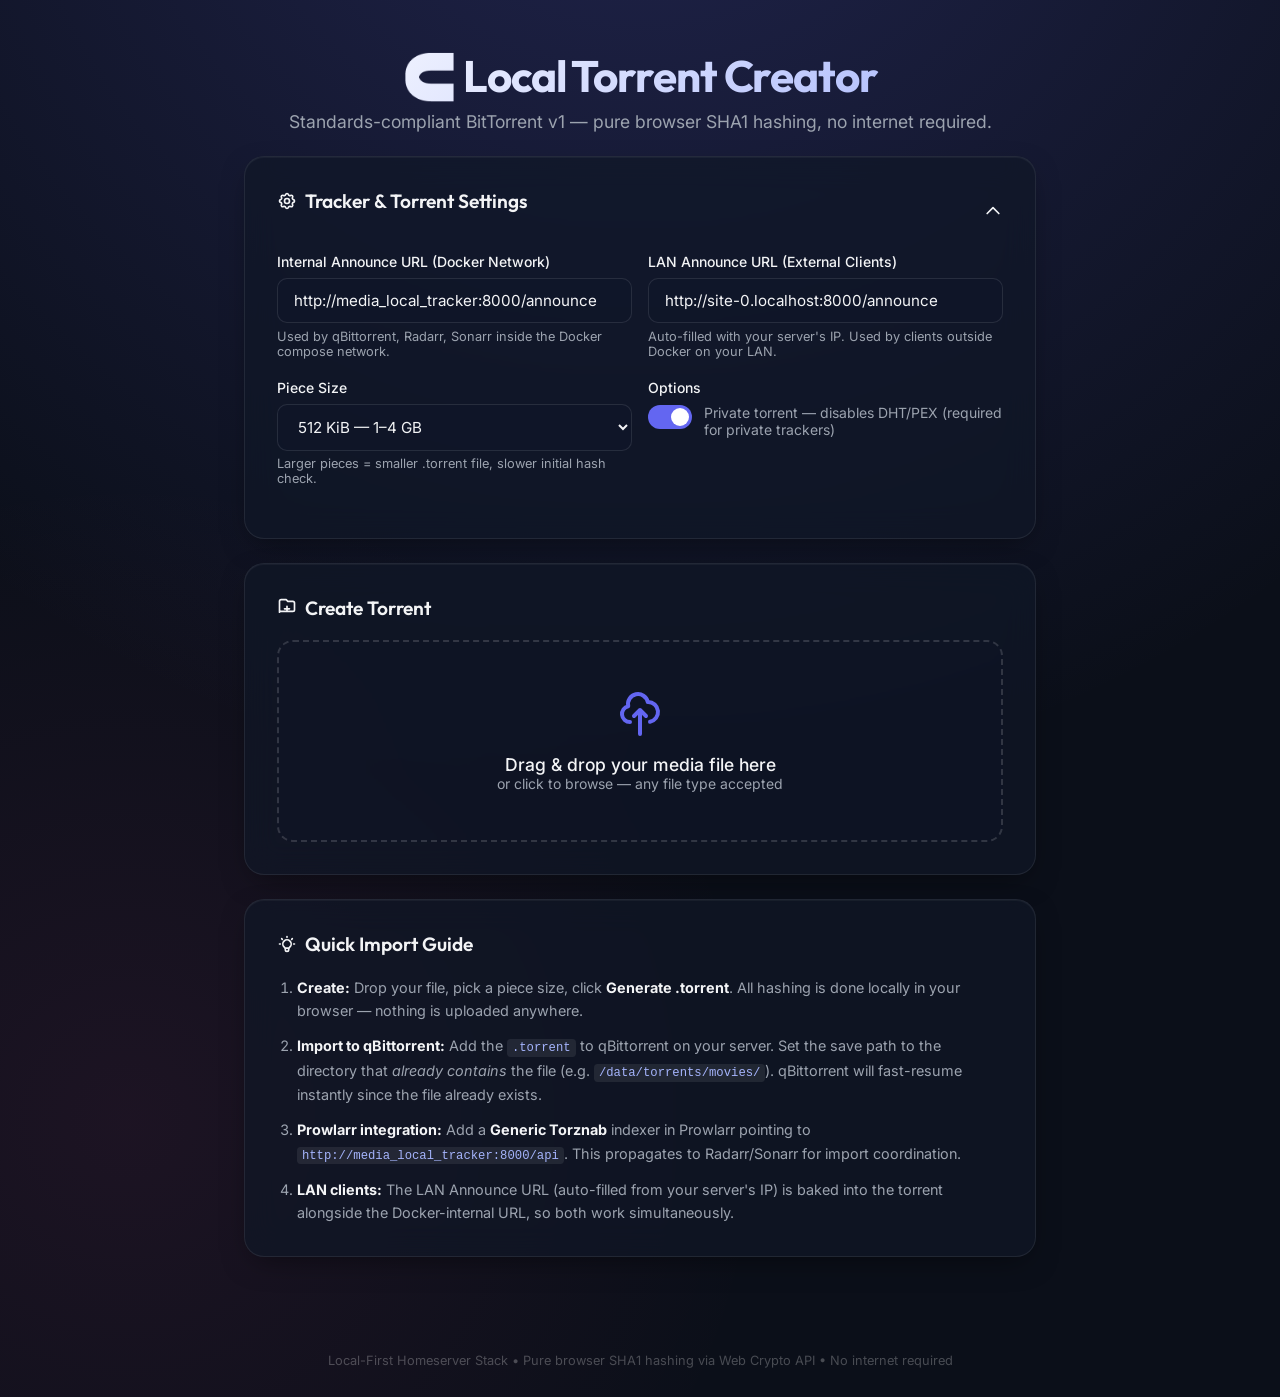
<file: appdata/torrent-generator/index.html>
<!DOCTYPE html>
<html lang="en">
<head>
  <meta charset="UTF-8">
  <meta name="viewport" content="width=device-width, initial-scale=1.0">
  <title>Local Torrent Creator</title>
  <link rel="preconnect" href="https://fonts.googleapis.com">
  <link rel="preconnect" href="https://fonts.gstatic.com" crossorigin>
  <link href="https://fonts.googleapis.com/css2?family=Inter:wght@300;400;500;600;700&family=Outfit:wght@400;500;600;700&display=swap" rel="stylesheet">
  <style>
    :root {
      --bg: #0b0f19; --card: rgba(17,24,39,0.7); --border: rgba(255,255,255,0.08);
      --text: #f3f4f6; --muted: #9ca3af;
      --p: #6366f1; --p2: #4f46e5; --s: #ec4899; --ok: #10b981;
      --head: 'Outfit','Inter',sans-serif; --body: 'Inter',sans-serif;
    }
    *{box-sizing:border-box;margin:0;padding:0}
    body{background:var(--bg);color:var(--text);font-family:var(--body);min-height:100vh;
      display:flex;flex-direction:column;align-items:center;overflow-x:hidden;
      background-image:radial-gradient(circle at 50% -20%,rgba(99,102,241,.25) 0%,transparent 60%),
        radial-gradient(circle at 10% 80%,rgba(236,72,153,.08) 0%,transparent 40%)}
    header{width:100%;max-width:840px;padding:3rem 1.5rem 1.5rem;text-align:center}
    h1{font-family:var(--head);font-size:2.75rem;font-weight:700;
      background:linear-gradient(135deg,#fff 0%,#a5b4fc 100%);
      -webkit-background-clip:text;-webkit-text-fill-color:transparent;
      margin-bottom:.5rem;letter-spacing:-.025em}
    p.subtitle{color:var(--muted);font-size:1.1rem}
    main{width:100%;max-width:840px;padding:0 1.5rem 4rem;display:flex;flex-direction:column;gap:1.5rem}
    .card{background:var(--card);border:1px solid var(--border);backdrop-filter:blur(16px);
      -webkit-backdrop-filter:blur(16px);border-radius:1.25rem;padding:2rem;
      box-shadow:0 10px 30px -10px rgba(0,0,0,.5),inset 0 1px 1px rgba(255,255,255,.05);
      transition:all .3s cubic-bezier(.4,0,.2,1)}
    .card:hover{box-shadow:0 15px 40px -10px rgba(0,0,0,.6),0 0 25px rgba(99,102,241,.15);
      border-color:rgba(99,102,241,.2)}
    h2{font-family:var(--head);font-size:1.2rem;font-weight:600;margin-bottom:1.25rem;
      display:flex;align-items:center;gap:.5rem}
    .form-group{margin-bottom:1.25rem}
    .form-row{display:grid;grid-template-columns:1fr 1fr;gap:1rem}
    label{display:block;font-size:.875rem;font-weight:500;margin-bottom:.5rem}
    input[type="text"],select{width:100%;background:rgba(15,23,42,.6);border:1px solid rgba(255,255,255,.1);
      color:var(--text);padding:.75rem 1rem;border-radius:.625rem;font-family:var(--body);
      font-size:.95rem;transition:all .2s}
    input[type="text"]:focus,select:focus{outline:none;border-color:var(--p);
      box-shadow:0 0 0 2px rgba(99,102,241,.2);background:rgba(15,23,42,.8)}
    select option{background:#0f172a}
    .help-text{font-size:.8rem;color:var(--muted);margin-top:.35rem}
    .toggle-row{display:flex;align-items:center;gap:.75rem;margin-top:.25rem}
    .toggle{position:relative;width:44px;height:24px;flex-shrink:0}
    .toggle input{opacity:0;width:0;height:0}
    .toggle-slider{position:absolute;inset:0;background:rgba(255,255,255,.1);border-radius:24px;
      cursor:pointer;transition:background .2s}
    .toggle-slider::before{content:'';position:absolute;height:18px;width:18px;left:3px;bottom:3px;
      background:#fff;border-radius:50%;transition:transform .2s}
    .toggle input:checked+.toggle-slider{background:var(--p)}
    .toggle input:checked+.toggle-slider::before{transform:translateX(20px)}
    .toggle-label{font-size:.875rem;color:var(--muted)}
    .dropzone{border:2px dashed rgba(255,255,255,.15);border-radius:1rem;padding:3rem 2rem;
      text-align:center;cursor:pointer;background:rgba(15,23,42,.2);transition:all .3s;
      display:flex;flex-direction:column;align-items:center;gap:1rem}
    .dropzone.dragover{border-color:var(--p);background:rgba(99,102,241,.05)}
    .dropzone svg{width:48px;height:48px;color:var(--p);transition:transform .3s}
    .dropzone:hover svg{transform:translateY(-5px)}
    .dropzone p.mt{font-size:1.1rem;font-weight:500}
    .dropzone p.st{font-size:.875rem;color:var(--muted)}
    #file-input{display:none}
    .file-strip{display:flex;align-items:center;justify-content:space-between;
      background:rgba(15,23,42,.5);border:1px solid rgba(255,255,255,.08);
      border-radius:.75rem;padding:1rem 1.25rem;margin-bottom:1.25rem}
    .file-strip-l{display:flex;align-items:center;gap:.75rem}
    .file-strip-l svg{width:32px;height:32px;color:var(--p);flex-shrink:0}
    .fname{font-weight:500;font-size:.95rem;word-break:break-all}
    .fsize{font-size:.8rem;color:var(--muted);margin-top:.15rem}
    .btn-rm{background:rgba(239,68,68,.15);border:1px solid rgba(239,68,68,.25);color:#f87171;
      border-radius:.5rem;padding:.5rem;cursor:pointer;flex-shrink:0;transition:all .2s}
    .btn-rm:hover{background:rgba(239,68,68,.25)}
    .progress-wrap{background:rgba(255,255,255,.06);border-radius:999px;height:6px;overflow:hidden;margin-bottom:.5rem}
    .progress-bar{height:100%;background:linear-gradient(90deg,var(--p),var(--s));border-radius:999px;width:0%;transition:width .1s}
    .progress-label{font-size:.8rem;color:var(--muted);text-align:center}
    .btn-gen{width:100%;padding:.875rem 1.5rem;background:linear-gradient(135deg,var(--p),var(--s));
      border:none;border-radius:.75rem;color:#fff;font-size:1rem;font-weight:600;cursor:pointer;
      display:flex;align-items:center;justify-content:center;gap:.5rem;transition:all .2s;
      box-shadow:0 4px 15px rgba(99,102,241,.3)}
    .btn-gen:hover{opacity:.9;transform:translateY(-1px)}
    .btn-gen:disabled{opacity:.5;cursor:not-allowed;transform:none}
    .badge{display:inline-flex;align-items:center;gap:.5rem;background:rgba(16,185,129,.15);
      border:1px solid rgba(16,185,129,.3);color:#34d399;padding:.5rem 1rem;
      border-radius:999px;font-size:.875rem;font-weight:500;margin-bottom:1.5rem}
    .igrid{display:grid;grid-template-columns:130px 1fr;gap:.5rem 1rem;margin-bottom:1.5rem}
    .ilabel{font-size:.8rem;color:var(--muted);align-self:center}
    .ival{font-size:.875rem;word-break:break-all}
    .ihash{font-family:monospace;font-size:.8rem;letter-spacing:.02em;color:var(--p)}
    .actions{display:flex;gap:.75rem;flex-wrap:wrap}
    .btn-a{flex:1;padding:.75rem 1rem;border-radius:.75rem;border:1px solid rgba(255,255,255,.1);
      color:var(--text);background:rgba(255,255,255,.05);font-size:.9rem;font-weight:500;
      cursor:pointer;display:flex;align-items:center;justify-content:center;gap:.5rem;
      transition:all .2s;min-width:150px}
    .btn-a:hover{background:rgba(255,255,255,.1);border-color:rgba(255,255,255,.2);transform:translateY(-1px)}
    .btn-dl{background:rgba(99,102,241,.1);border-color:rgba(99,102,241,.3);color:#a5b4fc}
    .btn-mg{background:rgba(236,72,153,.1);border-color:rgba(236,72,153,.3);color:#f9a8d4}
    .toast{position:fixed;bottom:2rem;left:50%;transform:translateX(-50%) translateY(100px);
      background:rgba(17,24,39,.95);border:1px solid var(--p);padding:.75rem 1.5rem;
      border-radius:.5rem;font-size:.9rem;font-weight:500;z-index:100;opacity:0;
      transition:all .3s cubic-bezier(.16,1,.3,1);white-space:nowrap;
      box-shadow:0 10px 25px -5px rgba(0,0,0,.5)}
    .toast.show{transform:translateX(-50%) translateY(0);opacity:1}
    .inst{display:flex;flex-direction:column;gap:.75rem;padding-left:1.25rem;
      color:var(--muted);font-size:.9rem;line-height:1.6}
    .inst li strong{color:var(--text)}
    code{background:rgba(255,255,255,.08);padding:.15em .4em;border-radius:.3em;
      font-family:monospace;font-size:.85em;color:#a5b4fc}
    footer{text-align:center;padding:2rem;color:rgba(255,255,255,.25);font-size:.8rem;margin-top:auto}
    .acc-hdr{display:flex;justify-content:space-between;align-items:center;cursor:pointer;
      user-select:none;margin-bottom:0}
    .acc-body{max-height:0;overflow:hidden;transition:max-height .3s cubic-bezier(0,1,0,1)}
    .acc-body.open{max-height:800px;transition:max-height .5s ease-in-out;margin-top:1.25rem}
    .chevron{transition:transform .3s}
    .chevron.r{transform:rotate(180deg)}
  </style>
</head>
<body>
  <header>
    <h1>🧲 Local Torrent Creator</h1>
    <p class="subtitle">Standards-compliant BitTorrent v1 — pure browser SHA1 hashing, no internet required.</p>
  </header>

  <main>
    <!-- Settings -->
    <div class="card">
      <div class="acc-hdr" id="acc-hdr">
        <h2>
          <svg style="width:20px;height:20px" fill="none" stroke="currentColor" viewBox="0 0 24 24"><path stroke-linecap="round" stroke-linejoin="round" stroke-width="2" d="M10.325 4.317c.426-1.756 2.924-1.756 3.35 0a1.724 1.724 0 002.573 1.066c1.543-.94 3.31.826 2.37 2.37a1.724 1.724 0 001.065 2.572c1.756.426 1.756 2.924 0 3.35a1.724 1.724 0 00-1.066 2.573c.94 1.543-.826 3.31-2.37 2.37a1.724 1.724 0 00-2.572 1.065c-.426 1.756-2.924 1.756-3.35 0a1.724 1.724 0 00-2.573-1.066c-1.543.94-3.31-.826-2.37-2.37a1.724 1.724 0 00-1.065-2.572c-1.756-.426-1.756-2.924 0-3.35a1.724 1.724 0 001.066-2.573c-.94-1.543.826-3.31 2.37-2.37.996.608 2.296.07 2.572-1.065z"/><path stroke-linecap="round" stroke-linejoin="round" stroke-width="2" d="M15 12a3 3 0 11-6 0 3 3 0 016 0z"/></svg>
          Tracker &amp; Torrent Settings
        </h2>
        <svg class="chevron r" id="chevron" style="width:20px;height:20px" fill="none" stroke="currentColor" viewBox="0 0 24 24"><path stroke-linecap="round" stroke-linejoin="round" stroke-width="2" d="M19 9l-7 7-7-7"/></svg>
      </div>
      <div class="acc-body open" id="acc-body">
        <div class="form-row">
          <div class="form-group">
            <label for="t1">Internal Announce URL (Docker Network)</label>
            <input type="text" id="t1" value="http://media_local_tracker:8000/announce">
            <p class="help-text">Used by qBittorrent, Radarr, Sonarr inside the Docker compose network.</p>
          </div>
          <div class="form-group">
            <label for="t2">LAN Announce URL (External Clients)</label>
            <input type="text" id="t2" value="">
            <p class="help-text">Auto-filled with your server's IP. Used by clients outside Docker on your LAN.</p>
          </div>
        </div>
        <div class="form-row">
          <div class="form-group">
            <label for="ps">Piece Size</label>
            <select id="ps">
              <option value="262144">256 KiB — &lt; 1 GB</option>
              <option value="524288" selected>512 KiB — 1–4 GB</option>
              <option value="1048576">1 MiB — 4–8 GB</option>
              <option value="2097152">2 MiB — 8–16 GB</option>
              <option value="4194304">4 MiB — 16–64 GB</option>
              <option value="8388608">8 MiB — 64+ GB</option>
            </select>
            <p class="help-text">Larger pieces = smaller .torrent file, slower initial hash check.</p>
          </div>
          <div class="form-group">
            <label>Options</label>
            <div class="toggle-row">
              <label class="toggle">
                <input type="checkbox" id="priv" checked>
                <span class="toggle-slider"></span>
              </label>
              <span class="toggle-label">Private torrent — disables DHT/PEX (required for private trackers)</span>
            </div>
          </div>
        </div>
      </div>
    </div>

    <!-- Creator -->
    <div class="card">
      <h2>
        <svg style="width:20px;height:20px" fill="none" stroke="currentColor" viewBox="0 0 24 24"><path stroke-linecap="round" stroke-linejoin="round" stroke-width="2" d="M9 13h6m-3-3v6m-9 1V4a2 2 0 012-2h6l2 2h6a2 2 0 012 2v8a2 2 0 01-2 2H5a2 2 0 01-2-2z"/></svg>
        Create Torrent
      </h2>

      <div class="dropzone" id="dropzone">
        <svg fill="none" stroke="currentColor" viewBox="0 0 24 24"><path stroke-linecap="round" stroke-linejoin="round" stroke-width="2" d="M7 16a4 4 0 01-.88-7.903A5 5 0 1115.9 6L16 6a5 5 0 011 9.9M15 13l-3-3m0 0l-3 3m3-3v12"/></svg>
        <div><p class="mt">Drag &amp; drop your media file here</p><p class="st">or click to browse — any file type accepted</p></div>
        <input type="file" id="file-input">
      </div>

      <div id="details" style="display:none">
        <div class="file-strip">
          <div class="file-strip-l">
            <svg fill="none" stroke="currentColor" viewBox="0 0 24 24"><path stroke-linecap="round" stroke-linejoin="round" stroke-width="2" d="M7 4v16M17 4v16M3 8h4m10 0h4M3 12h18M3 16h4m10 0h4M4 20h16a1 1 0 001-1V5a1 1 0 00-1-1H4a1 1 0 00-1 1v14a1 1 0 001 1z"/></svg>
            <div><div class="fname" id="fname">-</div><div class="fsize" id="fsize">-</div></div>
          </div>
          <button class="btn-rm" id="btn-rm">
            <svg style="width:20px;height:20px" fill="none" stroke="currentColor" viewBox="0 0 24 24"><path stroke-linecap="round" stroke-linejoin="round" stroke-width="2" d="M6 18L18 6M6 6l12 12"/></svg>
          </button>
        </div>
        <div id="prog-wrap" style="display:none;margin-bottom:1.25rem">
          <div class="progress-wrap"><div class="progress-bar" id="pbar"></div></div>
          <p class="progress-label" id="plabel">Hashing... 0%</p>
        </div>
        <button class="btn-gen" id="btn-gen">
          <svg style="width:20px;height:20px" fill="none" stroke="currentColor" viewBox="0 0 24 24"><path stroke-linecap="round" stroke-linejoin="round" stroke-width="2" d="M13 10V3L4 14h7v7l9-11h-7z"/></svg>
          Generate .torrent
        </button>
      </div>

      <div id="results" style="display:none;margin-top:1.5rem">
        <div class="badge">
          <svg style="width:14px;height:14px" fill="none" stroke="currentColor" viewBox="0 0 24 24"><path stroke-linecap="round" stroke-linejoin="round" stroke-width="2" d="M9 12l2 2 4-4m6 2a9 9 0 11-18 0 9 9 0 0118 0z"/></svg>
          Torrent Generated Successfully!
        </div>
        <div class="igrid">
          <div class="ilabel">Name</div><div class="ival" id="r-name">-</div>
          <div class="ilabel">Info Hash</div><div class="ival ihash" id="r-hash">-</div>
          <div class="ilabel">File Size</div><div class="ival" id="r-size">-</div>
          <div class="ilabel">Pieces</div><div class="ival" id="r-pieces">-</div>
          <div class="ilabel">Piece Size</div><div class="ival" id="r-ps">-</div>
          <div class="ilabel">Primary Tracker</div><div class="ival" id="r-t1" style="color:var(--p)">-</div>
          <div class="ilabel">LAN Tracker</div><div class="ival" id="r-t2" style="color:var(--s)">-</div>
        </div>
        <div class="actions">
          <button class="btn-a btn-dl" id="btn-dl">
            <svg style="width:18px;height:18px" fill="none" stroke="currentColor" viewBox="0 0 24 24"><path stroke-linecap="round" stroke-linejoin="round" stroke-width="2" d="M4 16v1a3 3 0 003 3h10a3 3 0 003-3v-1m-4-4l-4 4m0 0l-4-4m4 4V4"/></svg>
            Download .torrent
          </button>
          <button class="btn-a btn-mg" id="btn-mg">
            <svg style="width:18px;height:18px" fill="none" stroke="currentColor" viewBox="0 0 24 24"><path stroke-linecap="round" stroke-linejoin="round" stroke-width="2" d="M13.828 10.172a4 4 0 00-5.656 0l-4 4a4 4 0 105.656 5.656l1.102-1.101m-.758-4.899a4 4 0 005.656 0l4-4a4 4 0 00-5.656-5.656l-1.1 1.1"/></svg>
            Copy Magnet Link
          </button>
        </div>
      </div>
    </div>

    <!-- Guide -->
    <div class="card">
      <h2>
        <svg style="width:20px;height:20px" fill="none" stroke="currentColor" viewBox="0 0 24 24"><path stroke-linecap="round" stroke-linejoin="round" stroke-width="2" d="M9.663 17h4.673M12 3v1m6.364 1.636l-.707.707M21 12h-1M4 12H3m3.343-5.657l-.707-.707m2.828 9.9a5 5 0 117.072 0l-.548.547A3.374 3.374 0 0014 18.469V19a2 2 0 11-4 0v-.531c0-.895-.356-1.754-.988-2.386l-.548-.547z"/></svg>
        Quick Import Guide
      </h2>
      <ol class="inst">
        <li><strong>Create:</strong> Drop your file, pick a piece size, click <strong>Generate .torrent</strong>. All hashing is done locally in your browser — nothing is uploaded anywhere.</li>
        <li><strong>Import to qBittorrent:</strong> Add the <code>.torrent</code> to qBittorrent on your server. Set the save path to the directory that <em>already contains</em> the file (e.g. <code>/data/torrents/movies/</code>). qBittorrent will fast-resume instantly since the file already exists.</li>
        <li><strong>Prowlarr integration:</strong> Add a <strong>Generic Torznab</strong> indexer in Prowlarr pointing to <code>http://media_local_tracker:8000/api</code>. This propagates to Radarr/Sonarr for import coordination.</li>
        <li><strong>LAN clients:</strong> The LAN Announce URL (auto-filled from your server's IP) is baked into the torrent alongside the Docker-internal URL, so both work simultaneously.</li>
      </ol>
    </div>
  </main>

  <div class="toast" id="toast">Copied!</div>
  <footer><p>Local-First Homeserver Stack &bull; Pure browser SHA1 hashing via Web Crypto API &bull; No internet required</p></footer>

  <script>
  // ── Bencode encoder (BEP-3) ──────────────────────────────────────────────
  const enc = s => new TextEncoder().encode(s);
  function cat(arrays){
    const len = arrays.reduce((s,a)=>s+a.length,0), out=new Uint8Array(len); let off=0;
    for(const a of arrays){out.set(a,off);off+=a.length;} return out;
  }
  function bencode(v){
    if(v instanceof Uint8Array) return cat([enc(`${v.length}:`),v]);
    if(typeof v==='string'){const b=enc(v);return cat([enc(`${b.length}:`),b]);}
    if(typeof v==='number'||typeof v==='bigint') return enc(`i${v}e`);
    if(Array.isArray(v)) return cat([enc('l'),...v.map(bencode),enc('e')]);
    if(v&&typeof v==='object'){
      const keys=Object.keys(v).sort(), parts=[enc('d')];
      for(const k of keys){parts.push(bencode(k));parts.push(bencode(v[k]));}
      parts.push(enc('e')); return cat(parts);
    }
    throw new Error('bencode: unsupported type '+typeof v);
  }

  // ── SHA-1 via Web Crypto API ──────────────────────────────────────────────
  async function sha1hex(buf){
    const h=await crypto.subtle.digest('SHA-1',buf);
    return Array.from(new Uint8Array(h)).map(b=>b.toString(16).padStart(2,'0')).join('');
  }
  async function sha1bytes(buf){
    return new Uint8Array(await crypto.subtle.digest('SHA-1',buf));
  }

  function fmtBytes(b,d=2){
    if(!b)return '0 B'; const k=1024,s=['B','KiB','MiB','GiB','TiB'],i=Math.floor(Math.log(b)/Math.log(k));
    return parseFloat((b/Math.pow(k,i)).toFixed(d))+' '+s[i];
  }

  // ── Torrent creation (BitTorrent v1, BEP-3) ──────────────────────────────
  async function makeTorrent(file, ann, pieceLen, isPrivate, onProg){
    const n = Math.ceil(file.size/pieceLen);
    const buf = await file.arrayBuffer();
    const all = new Uint8Array(buf);
    const hashes = new Uint8Array(n*20);
    for(let i=0;i<n;i++){
      const s=i*pieceLen, e=Math.min(s+pieceLen,file.size);
      hashes.set(await sha1bytes(all.slice(s,e)), i*20);
      onProg((i+1)/n);
    }
    const info = {'length':file.size,'name':file.name,'piece length':pieceLen,'pieces':hashes};
    if(isPrivate) info['private']=1;
    const infoEnc = bencode(info);
    const infoHash = await sha1hex(infoEnc);
    const meta = {
      'announce': ann[0]||'',
      'announce-list': ann.map(u=>[u]),
      'comment':'Created by Local Torrent Creator — Homeserver Suite',
      'created by':'Homeserver Local Torrent Creator',
      'creation date': Math.floor(Date.now()/1000),
      'info': info
    };
    const torrent = bencode(meta);
    const magnet = `magnet:?xt=urn:btih:${infoHash}&dn=${encodeURIComponent(file.name)}${ann.map(u=>'&tr='+encodeURIComponent(u)).join('')}`;
    return {torrent, infoHash, magnet, n, pieceLen};
  }

  // ── UI ───────────────────────────────────────────────────────────────────
  let file=null, torrentBytes=null, magnetURI=null;

  const dz=document.getElementById('dropzone'), fi=document.getElementById('file-input');
  const det=document.getElementById('details'), res=document.getElementById('results');
  const pw=document.getElementById('prog-wrap'), pb=document.getElementById('pbar'), pl=document.getElementById('plabel');
  const btnGen=document.getElementById('btn-gen'), btnRm=document.getElementById('btn-rm');
  const toast=document.getElementById('toast');

  // Auto-fill LAN tracker URL
  document.getElementById('t2').value=`http://${window.location.hostname||'localhost'}:8000/announce`;

  // Accordion
  document.getElementById('acc-hdr').addEventListener('click',()=>{
    document.getElementById('acc-body').classList.toggle('open');
    document.getElementById('chevron').classList.toggle('r');
  });

  // Drop zone
  dz.addEventListener('click',()=>fi.click());
  dz.addEventListener('dragover',e=>{e.preventDefault();dz.classList.add('dragover');});
  dz.addEventListener('dragleave',()=>dz.classList.remove('dragover'));
  dz.addEventListener('drop',e=>{e.preventDefault();dz.classList.remove('dragover');
    if(e.dataTransfer.files[0]) pick(e.dataTransfer.files[0]);});
  fi.addEventListener('change',e=>{if(e.target.files[0]) pick(e.target.files[0]);});

  function pick(f){
    file=f;
    document.getElementById('fname').textContent=f.name;
    document.getElementById('fsize').textContent=fmtBytes(f.size);
    dz.style.display='none'; det.style.display='block';
    res.style.display='none'; pw.style.display='none';
  }

  btnRm.addEventListener('click',()=>{
    file=null; fi.value='';
    dz.style.display='flex'; det.style.display='none'; res.style.display='none';
  });

  btnGen.addEventListener('click', async()=>{
    if(!file) return;
    const ann=[];
    const t1=document.getElementById('t1').value.trim();
    const t2=document.getElementById('t2').value.trim();
    if(t1) ann.push(t1); if(t2) ann.push(t2);
    const pl_v=parseInt(document.getElementById('ps').value);
    const priv=document.getElementById('priv').checked;

    btnGen.disabled=true; pw.style.display='block'; pb.style.width='0%'; pl.textContent='Hashing pieces... 0%';
    try{
      const r = await makeTorrent(file, ann, pl_v, priv, pct=>{
        const p=Math.round(pct*100); pb.style.width=p+'%'; pl.textContent=`Hashing pieces... ${p}%`;
      });
      torrentBytes=r.torrent; magnetURI=r.magnet;
      document.getElementById('r-name').textContent=file.name;
      document.getElementById('r-hash').textContent=r.infoHash.toUpperCase();
      document.getElementById('r-size').textContent=fmtBytes(file.size);
      document.getElementById('r-pieces').textContent=r.n.toLocaleString()+' pieces';
      document.getElementById('r-ps').textContent=fmtBytes(r.pieceLen);
      document.getElementById('r-t1').textContent=t1||'None';
      document.getElementById('r-t2').textContent=t2||'None';
      pw.style.display='none'; res.style.display='block';
    }catch(e){
      alert('Error: '+e.message); pw.style.display='none';
    }finally{ btnGen.disabled=false; }
  });

  document.getElementById('btn-dl').addEventListener('click',()=>{
    if(!torrentBytes) return;
    const a=document.createElement('a');
    a.href=URL.createObjectURL(new Blob([torrentBytes],{type:'application/x-bittorrent'}));
    a.download=file.name+'.torrent'; document.body.appendChild(a); a.click();
    document.body.removeChild(a); showToast('Downloaded .torrent!');
  });

  document.getElementById('btn-mg').addEventListener('click',()=>{
    if(!magnetURI) return;
    navigator.clipboard.writeText(magnetURI).then(()=>showToast('Magnet link copied!')).catch(e=>alert(e));
  });

  function showToast(m){toast.textContent=m;toast.classList.add('show');setTimeout(()=>toast.classList.remove('show'),3000);}
  </script>
</body>
</html>
</file>
